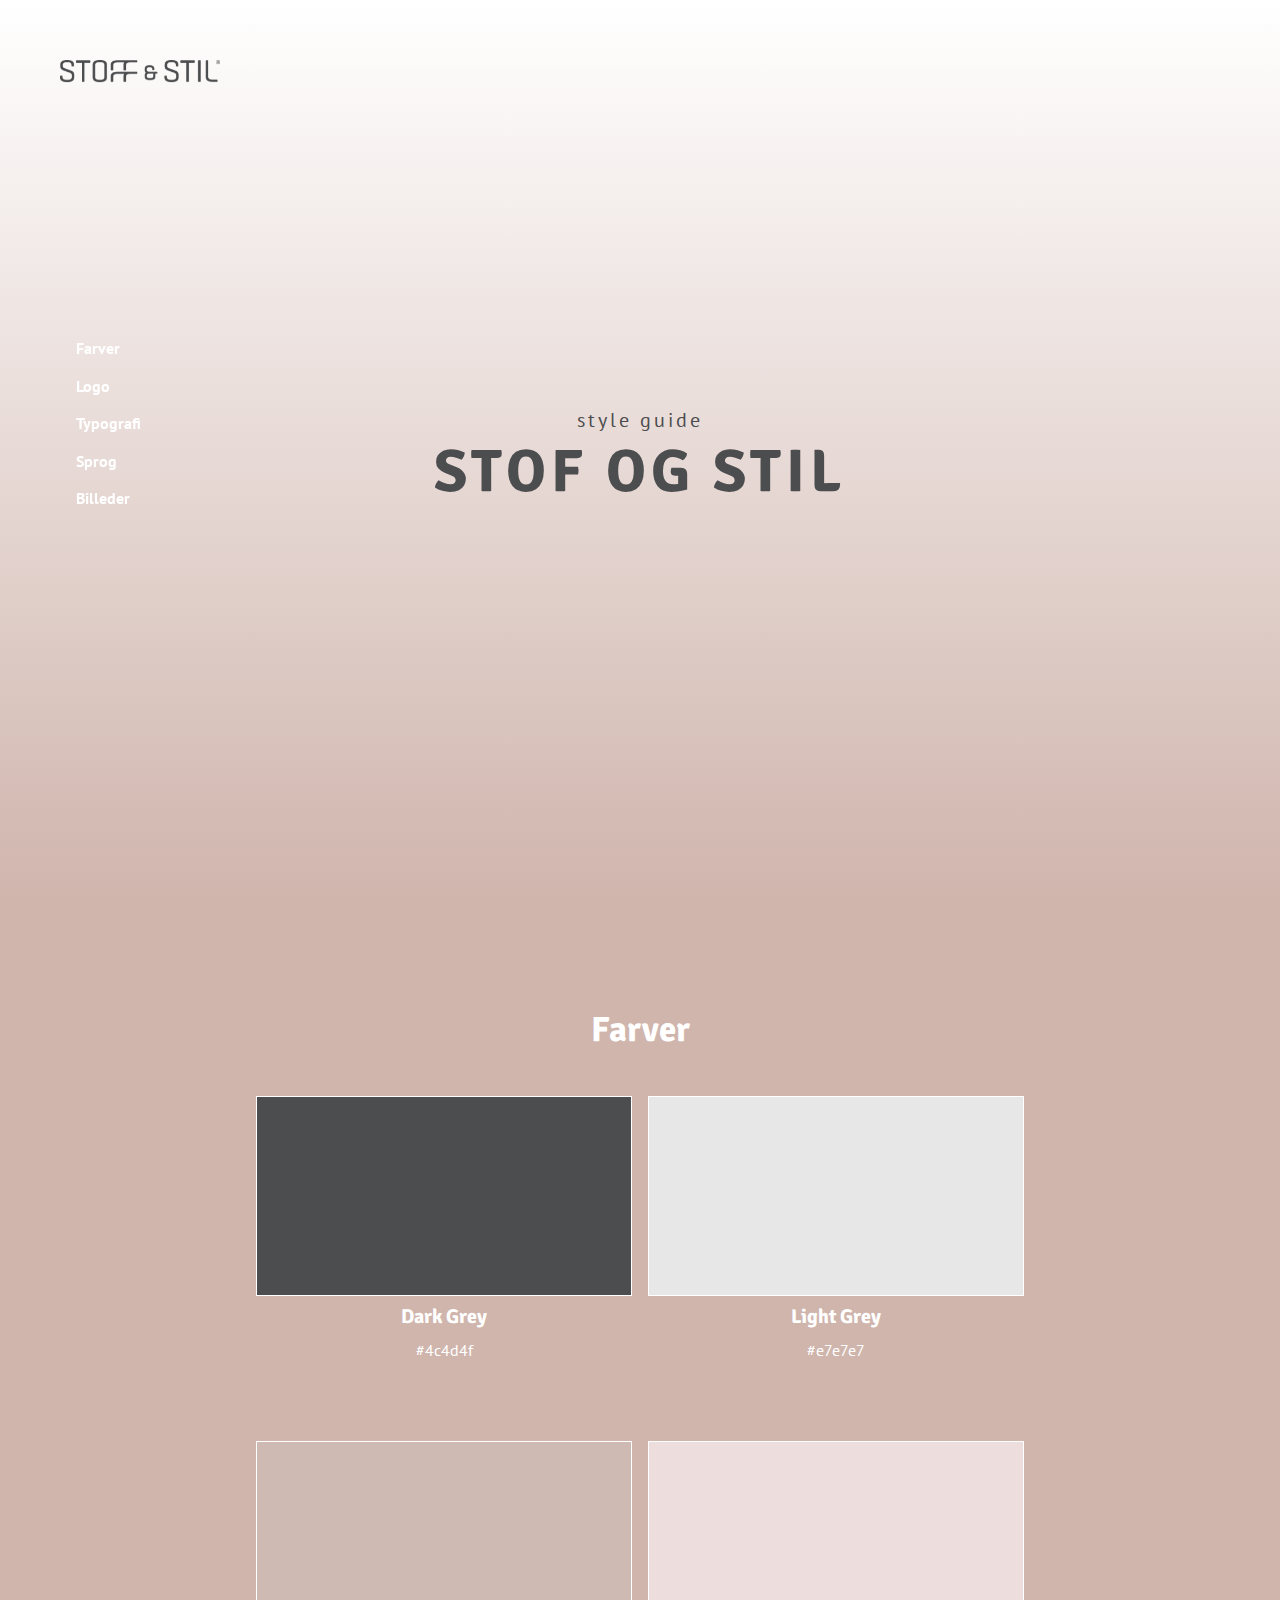
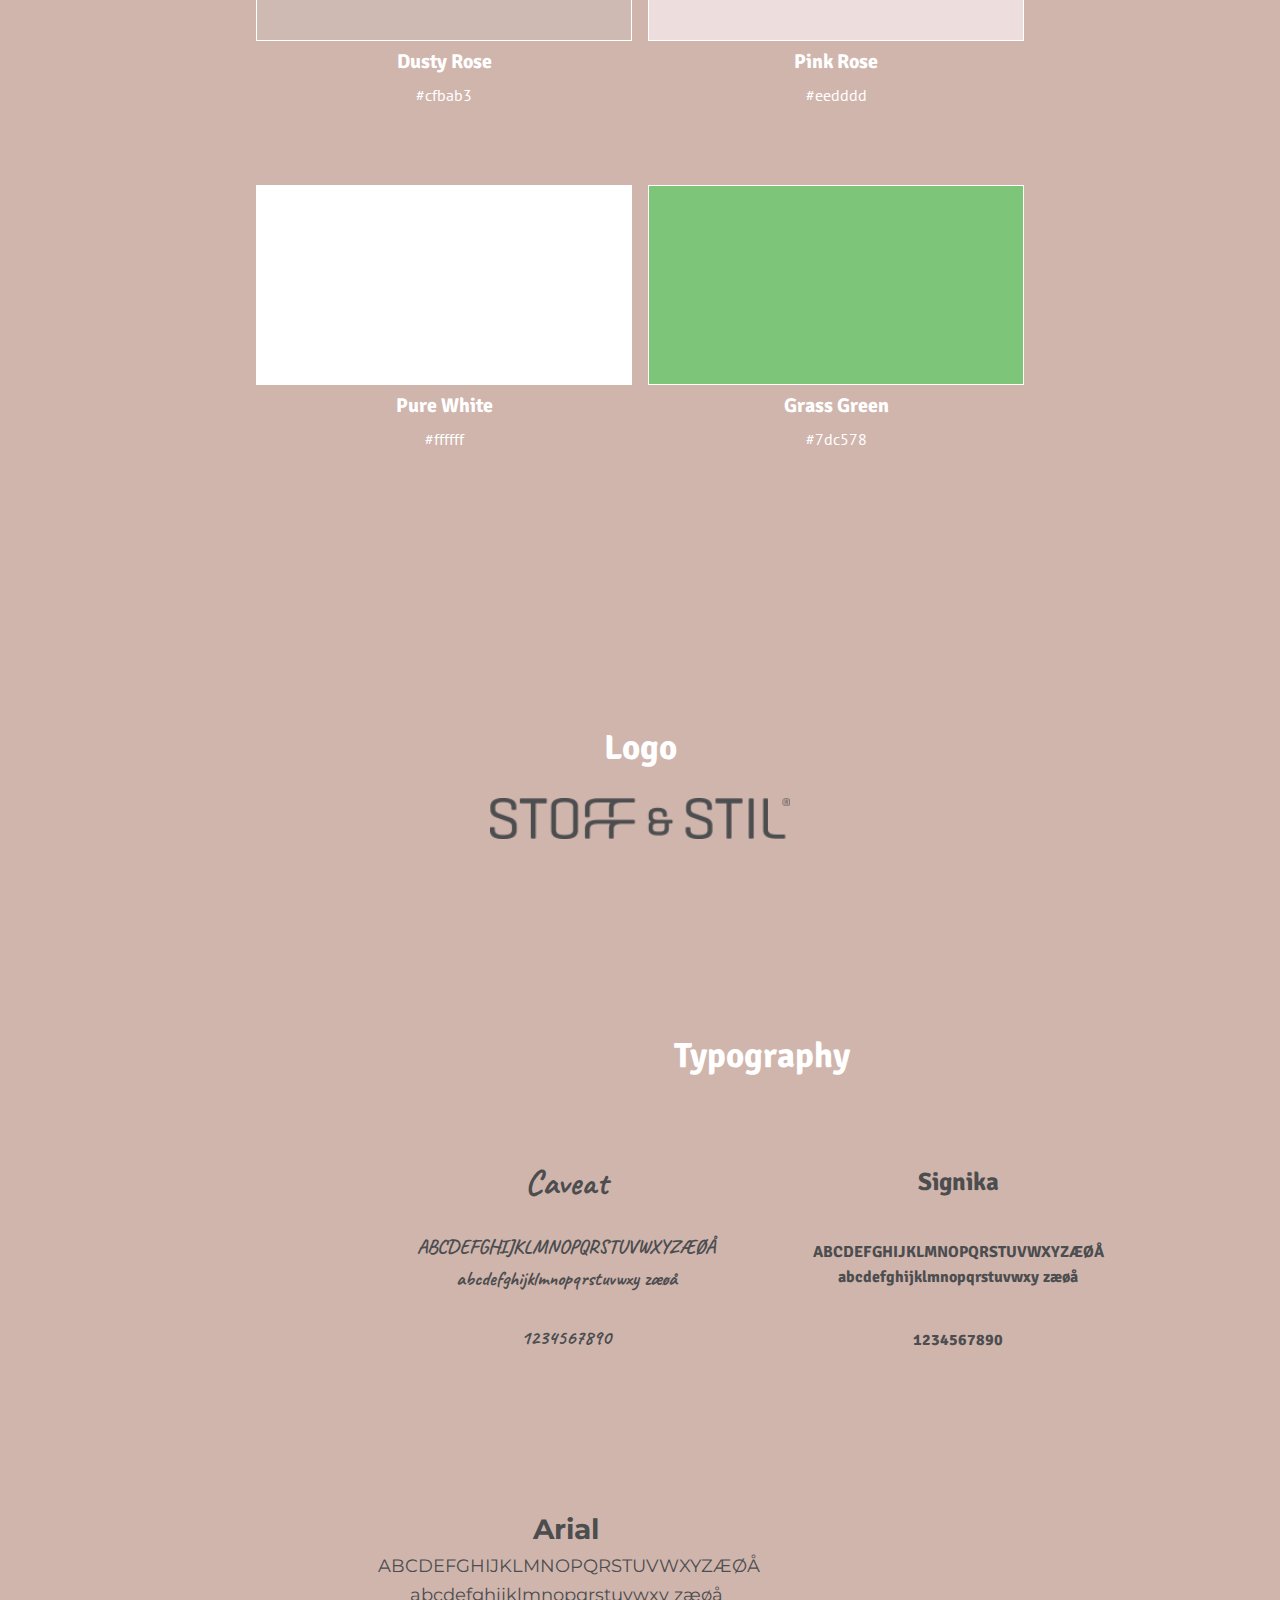
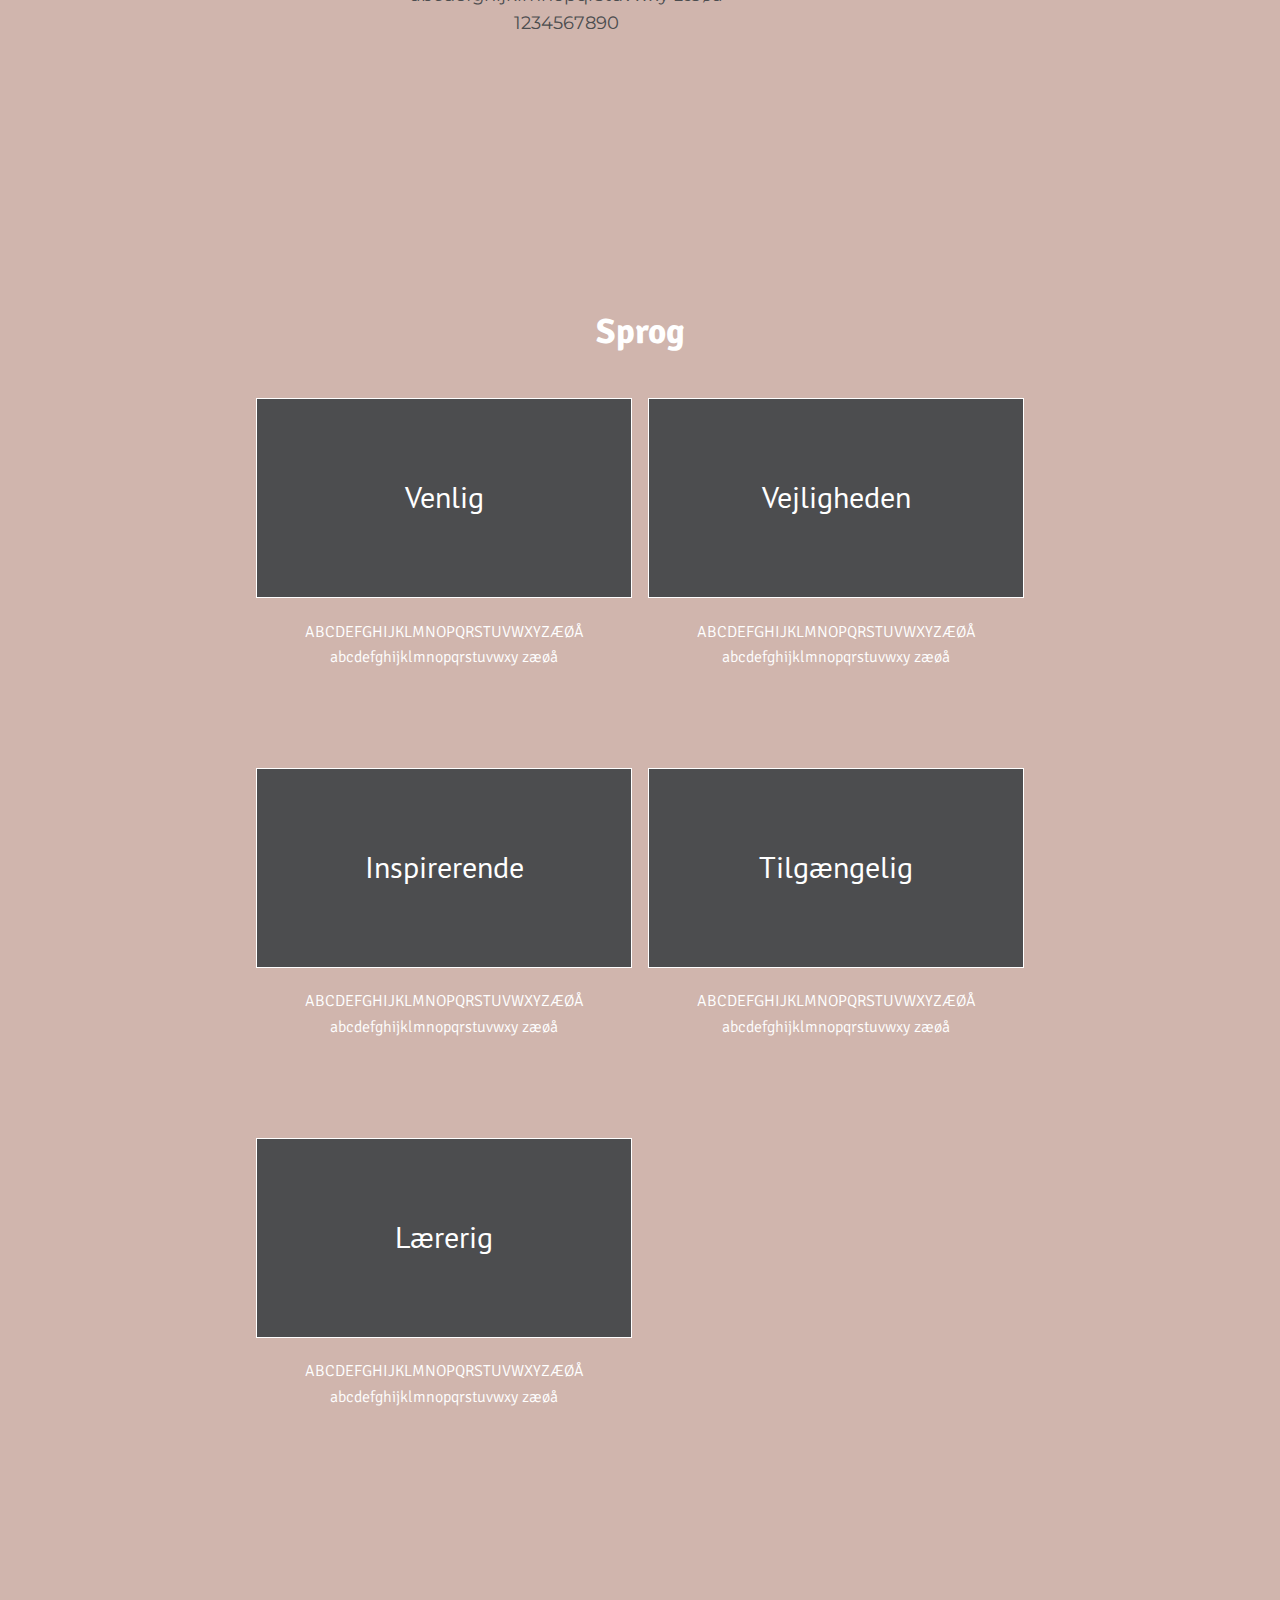
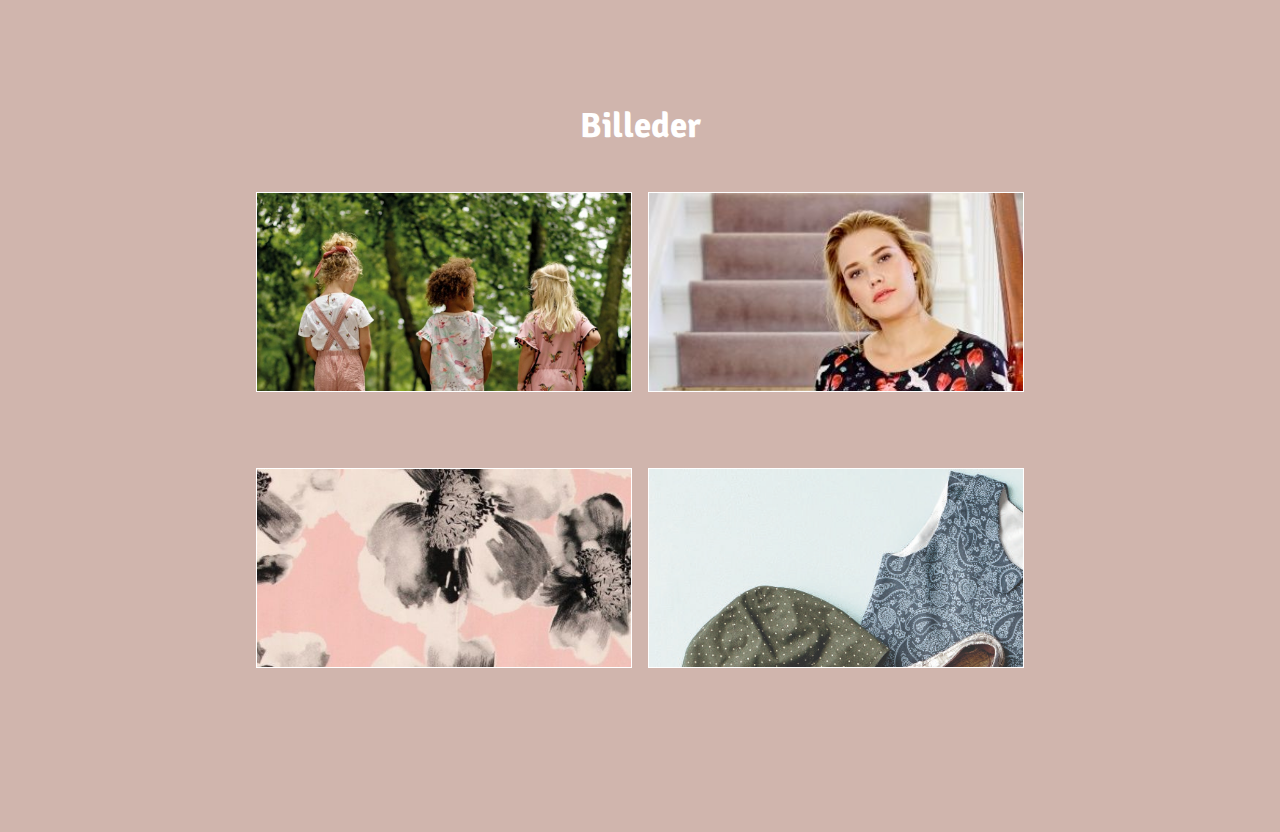
<file: projekt 5/Style Guide/index.html>
<!DOCTYPE html>
<html>
<head>
    <meta charset="utf-8">
    <meta name="viewport" content="width=device-width, initial-scale=1.0">
    <meta http-equiv="X-UA-Compatible" content="ie=edge">
    <title>Stof og Stil styleguide</title>
    <link rel="icon" 
      type="image/png" 
      href="img/logo1.png">
    <link rel="stylesheet" href="https://use.fontawesome.com/releases/v5.5.0/css/all.css" integrity="sha384-B4dIYHKNBt8Bc12p+WXckhzcICo0wtJAoU8YZTY5qE0Id1GSseTk6S+L3BlXeVIU" crossorigin="anonymous">
    <link rel="stylesheet" href="style/style.css">
    <script src="js/main.js"></script>
    <link href="https://fonts.googleapis.com/css?family=Caveat|Signika|Montserrat" rel="stylesheet">

</head>
    
<body>
       
    <sidebar>
        <div class="sidebar">
                    <a href="#color" class="cf">Farver</a>
                    <a href="#logo" class="cf">Logo</a>
                    <a href="#typography" class="cf">Typografi</a>
                    <a href="#lan" class="cf">Sprog</a>
                    <a href="#images" class="cf">Billeder</a>
            </div>
    </sidebar>
    
    <nav>
            <div class="navlogo">
                <img src="img/logo.png">
            </div>
    </nav> 
        
    <div id="showcase">
        <div class="section-main container">
            <h2>style guide</h2>
            <h1>STOF OG STIL</h1>
        </div>
    </div>

<!-- Color Section -->
    <section id="color" class="section">
        <div class="container">
            <div class="color">
                <h2>Farver</h2>
                <div class="row">
                <div class="column">
                    <div class="content">
                        <div class="color-wrapper">
                            <div id="color-dark"></div>
                            <h4>Dark Grey</h4>
                                 <p>#4c4d4f</p>
                        </div>
                    </div>
                </div>
                    <div class="column">
                    <div class="content">
                        <div class="color-wrapper">
                            <div id="color-grey"></div>
                            <h4>Light Grey</h4>
                                 <p>#e7e7e7</p>
                        </div>
                    </div>
                </div>
                    <div class="column">
                    <div class="content">
                        <div class="color-wrapper">
                            <div id="color-rose"></div>
                            <h4>Dusty Rose</h4>
                                 <p>#cfbab3</p>
                        </div>
                    </div>
                </div>
                    <div class="column">
                    <div class="content">
                        <div class="color-wrapper">
                            <div id="color-pink"></div>
                            <h4>Pink Rose</h4>
                                 <p>#eedddd</p>
                        </div>
                    </div>
                </div>
                    <div class="column">
                    <div class="content">
                        <div class="color-wrapper">
                            <div id="color-white"></div>
                            <h4>Pure White</h4>
                                 <p>#ffffff</p>
                        </div>
                    </div>
                </div>
                    <div class="column">
                    <div class="content">
                        <div class="color-wrapper">
                            <div id="color-green"></div>
                            <h4>Grass Green</h4>
                                 <p>#7dc578</p>
                        </div>
                    </div>
                </div>
        </div>
        </div>
        </div>
    </section>
    
<!-- Logo Section -->
    <section id="logo" class="section">
        <div class="container">
            <div class="logo">
                <h2>Logo</h2>
                <img src="img/logo.png">
        </div>
        </div>
                    </section>
    
<!-- Typography Section -->
    <section id="typography" class="section">
        <div class="container">
            <div class="typography">
                <h2>Typography</h2>
                <div class="row">
                <div class="column">
                    <div class="content">
                        <div class="typo-wrapper">
                            <h3>Caveat</h3>
                            <h4>ABCDEFGHIJKLMNOPQRSTUVWXYZÆØÅ
                               abcdefghijklmnopqrstuvwxy
                               zæøå</h4>
                            <h4>1234567890</h4>
                        </div>
                    </div>
                </div>
                    <div class="column">
                    <div class="content">
                        <div class="typo-wrapper">
                            <h5>Signika</h5>
                            <h6>ABCDEFGHIJKLMNOPQRSTUVWXYZÆØÅ
                               abcdefghijklmnopqrstuvwxy
                               zæøå</h6>
                            <h6>1234567890</h6>
                        </div>
                    </div>
                </div>
                    <div class="column">
                    <div class="content">
                        <div class="typo-wrapper">
                            <h7>Arial</h7>
                            <h8>ABCDEFGHIJKLMNOPQRSTUVWXYZÆØÅ
                               abcdefghijklmnopqrstuvwxy
                               zæøå</h8>
                            <h8>1234567890</h8>
                        </div>
                    </div>
                </div>
        </div>
        </div>
        </div>
                    </section>
    
<!-- Language Section -->
    <section id="lan" class="section">
        <div class="container">
            <div class="lan">
                <h2>Sprog</h2>
                 <div class="row">
                <div class="column">
                    <div class="content">
                        <div class="lan-wrapper">
                            <div id="lan1">
                            <h1>Venlig</h1></div>
                            <h4>ABCDEFGHIJKLMNOPQRSTUVWXYZÆØÅ
                               abcdefghijklmnopqrstuvwxy
                               zæøå</h4>
                        </div>
                    </div>
                </div>
                     <div class="column">
                    <div class="content">
                        <div class="lan-wrapper">
                            <div id="lan1">
                            <h1>Vejligheden</h1></div>
                            <h4>ABCDEFGHIJKLMNOPQRSTUVWXYZÆØÅ
                               abcdefghijklmnopqrstuvwxy
                               zæøå</h4>
                        </div>
                    </div>
                </div>
                     <div class="column">
                    <div class="content">
                        <div class="lan-wrapper">
                            <div id="lan1">
                            <h1>Inspirerende</h1></div>
                            <h4>ABCDEFGHIJKLMNOPQRSTUVWXYZÆØÅ
                               abcdefghijklmnopqrstuvwxy
                               zæøå</h4>
                        </div>
                    </div>
                </div>
                     <div class="column">
                    <div class="content">
                        <div class="lan-wrapper">
                            <div id="lan1">
                            <h1>Tilgængelig</h1></div>
                            <h4>ABCDEFGHIJKLMNOPQRSTUVWXYZÆØÅ
                               abcdefghijklmnopqrstuvwxy
                               zæøå</h4>
                        </div>
                    </div>
                </div>
                     <div class="column">
                    <div class="content">
                        <div class="lan-wrapper">
                            <div id="lan1">
                            <h1>Lærerig</h1></div>
                            <h4>ABCDEFGHIJKLMNOPQRSTUVWXYZÆØÅ
                               abcdefghijklmnopqrstuvwxy
                               zæøå</h4>
                        </div>
                    </div>
                </div>
        </div>
        </div>
        </div>
    </section>
    
<!-- Images Section -->
    <section id="images" class="section">
        <div class="container">
            <div class="images">
                <h2>Billeder</h2>
                <div class="row">
                <div class="column">
                    <div class="content">
                        <div class="lan-wrapper">
                            <div id="images1">
                            <img src="img/1.jpg" ></div>
                        </div>
                    </div>
                </div>
                    <div class="column">
                    <div class="content">
                        <div class="lan-wrapper">
                            <div id="images1">
                            <img src="img/3.jpg"></div>
                        </div>
                    </div>
                </div>
                    <div class="column">
                    <div class="content">
                        <div class="lan-wrapper">
                            <div id="images1">
                            <img src="img/4.jpg"></div>
                        </div>
                    </div>
                </div>
                    <div class="column">
                    <div class="content">
                        <div class="lan-wrapper">
                            <div id="images1">
                            <img src="img/5.jpg"></div>
                        </div>
                    </div>
                </div>
                </div>
        </div>
        </div>
    </section>
    
</body>
</file>
<file: projekt 5/Style Guide/style/style.css>
@import url('https://fonts.googleapis.com/css?family=PT+Sans');

/* CSS variables */
:root{
    --primary-color:#CEC2C2;
    --primary-color-:#DFCCC6;
    --secondary-color:#CC9999;
    --secondary-color-:#D2B5B5;
    --light-color:#edf4f6;
}

body {
  font-family: 'PT Sans', sans-serif;
  background-color: #DFCCC6;
  margin: 0;
    color:white;
    line-height: 1.6;
}

img{
    width:100%;
}

a{
    text-decoration: none;
    color: #fff;
    transition:500ms ease-in-out ;
}

h1, h2, h3{
    line-height: 1.2;
    font-weight:400;
}
h1{
    font-size:  50px;

}
h2{
    font-size:  32px;

}
h3, h4{
    font-size:  20px;    
}

/* Section */
.section{
    padding: 80px 32px;
    background: #D0B5AD;
}

.section-head{
    font-size:40px;
    margin:0;
}

.section h3{
    font-size:32px;
    color: #333;
    max-width: 500px;
    margin: auto;
}

section#split i{
    font-size: 80px;
    font-style: normal;
    color: #EEEEEE;
    display: block;
  }

  section#split h3{
    color: #EEEEEE;
  }

.about{
    display: grid;
    grid-gap: 20px;
    grid-template-columns: 1fr 1fr;
    text-align: left;
    color: #333;
    margin-top: 40px;
    margin-bottom: 40px;
}

hr{
    border:0;
    padding:0px;
    margin:0;
    border-bottom:2px solid #f1f1f1; 
}

/* Showcase */
#showcase{
    margin:0;
    padding:0;
    width: 100%;
    height: 100vh;
    position: relative;
    overflow-y: hidden;
    display: flex;
    align-items: center;
    background-image: linear-gradient(#ffffff, #D0B5AD);
}


#showcase h1{
    font-size: 60px;
    font-weight: bold;
    margin-top: 4px;
    margin-bottom: 0;
    color:#4C4D4F;
    letter-spacing: 5px;
    font-family: 'Signika', sans-serif;

}

#showcase h2{
    font-size: 20px;
    color: #4C4D4F;
    letter-spacing: 3px;
    margin-bottom: 0px;
}

/* Colors */

* {
  box-sizing: border-box;
}

.row {
  margin: 8px -16px;
}

.row,
.row > .column {
  padding: 8px;
}

.column {
  float: left;
  width: 50%;
}

.row:after {
  content: "";
  display: table;
  clear: both;
}

#color .container {
    width: 800px;
}

.color-wrapper {
    width: 100%;
    margin-right: 0px;
    margin-bottom: 60px;
    padding-right: 0px;
    padding-left: 0px;
    display: inline-block;
}

#color-dark {
    width: 100%;
    height: 200px;
    border-radius: 0%;
    border: 1px solid white;
    background-color: #4c4d4f;
}

#color-rose {
    height: 200px;
    border-radius: 0%;
    border: 1px solid white;
    padding-left: 0;
    background-color: #cfbab3;
}

#color-pink {
    height: 200px;
    border-radius: 0%;
    border: 1px solid white;
    padding-left: 0;
    background-color: #eedddd;
}

#color-grey {
    height: 200px;
    border-radius: 0%;
    border: 1px solid white;
    padding-left: 0;
    background-color: #e7e7e7;
}

#color-white {
    height: 200px;
    border-radius: 0%;
    border: 1px solid white;
    padding-left: 0;
    background-color: #ffffff;
}

#color-green {
    height: 200px;
    border-radius: 0%;
    border: 1px solid white;
    padding-left: 0;
    background-color: #7dc578;
}

#color h4{
    margin: 5px;
    font-family: 'Signika', sans-serif;
}

#color p{
    margin: 1px;
}

#color h2{
    font-size: 35px;
    color: #ffffff;
    font-weight: bold;
    font-family: 'Signika', sans-serif;
}

/* Logo */

.logo img {
    width: 300px;
}

.logo h2{
    font-size: 35px;
    color: #ffffff;
    font-weight: bold;
    font-family: 'Signika', sans-serif;
}

/* Typography */

.typography h2{
    font-size: 35px;
    color: #ffffff;
    font-weight: bold;
    font-family: 'Signika', sans-serif;
}

.typography h3{
    font-size: 35px;
    color: #4c4d4f;
    font-weight: bold;
    font-family: 'Caveat', cursive;
}

.typography h4{
    font-size: 20px;
    color: #4c4d4f;
    font-family: 'Caveat', cursive;
}

.typography h5{
    font-size: 25px;
    color: #4c4d4f;
    font-weight: bold;
    font-family: 'Signika', sans-serif;
    margin: 0px;
}

.typography h6{
    font-size: 16px;
    color: #4c4d4f;
    font-family: 'Signika', sans-serif;   
}

.typography h7{
    font-size: 28px;
    color: #4c4d4f;
    font-weight: bold;
    font-family: 'Montserrat', sans-serif;
    margin: 0px;
}

.typography h8{
    font-size: 18px;
    color: #4c4d4f;
    font-family: 'Montserrat', sans-serif;
}

#typography .container {
    width: 800px;
    margin-left: 330px;
}

.typo-wrapper {
    width: 100%;
    margin-right: 0px;
    margin-bottom: 60px;
    margin-top: 40px;
    padding-right: 0px;
    padding-left: 0px;
    display: inline-block;
    text-align: center;
}

/* Language */

.lan h2{
    font-size: 35px;
    color: #ffffff;
    font-weight: bold;
    font-family: 'Signika', sans-serif;
}

.lan h4{
    font-size: 16px;
    color: #ffffff;
    font-weight: lighter;
    font-family: 'Signika', sans-serif;
}

#lan .container {
    width: 800px;
}

.lan-wrapper {
    width: 100%;
    margin-right: 0px;
    margin-bottom: 60px;
    padding-right: 0px;
    padding-left: 0px;
    display: inline-block;
}

#lan1 {
    width: 100%;
    height: 200px;
    border-radius: 0%;
    border: 1px solid white;
    background-color: #4c4d4f;
}

#lan1 h1{
    margin: 80px;
    font-size: 30px;
}

/* Images */

.images h2{
    font-size: 35px;
    color: #ffffff;
    font-weight: bold;
    font-family: 'Signika', sans-serif;
}

.images h4{
    font-size: 16px;
    color: #ffffff;
    font-weight: lighter;
    font-family: 'Signika', sans-serif;
}

#images .container {
    width: 800px;
    position: relative;
}

.images-wrapper {
    width: 100%;
    margin-right: 0px;
    margin-bottom: 60px;
    padding-right: 0px;
    padding-left: 0px;
    display: inline-block;
    text-align: center;
}

#images1 {
    width: 100%;
    height: 200px;
    border-radius: 0%;
    border: 1px solid white;
    overflow: hidden;
    vertical-align: middle;
}


/* Global */
.container{
    max-width: 1180px;
    text-align: center;
    margin: 0 auto;
    padding: 0 16px;
}

.lead{
    font-size: 16px;
    color:#333;
}

.text-center{
    text-align:center;
}

/* Text colors */
.text-primary{
    color: var(--primary-color);
}

.text-secondary{
    color: var(--secondary-color);
}

.text-light{
    color: var(--light-color);
}

.bg-light{
    background: var(--light-color);
    color:#333;
}


/* Sidebar */

.sidebar {
    position: fixed;
    left: 0%;
    top: 0%;
    right: auto;
    bottom: 0%;
    display: block;
    width: 100px;
    height: 240px;
    margin-top: auto;
    margin-bottom: auto;
    margin-left: 60px;
    z-index: 1;
}

.sidebar a {
  padding: 6px 8px 6px 16px;
  text-decoration: none;
  font-size: 1em;
  color: #ffffff;
  font-weight: bold;
  display: block;
}

.sidebar a:hover {
  color: #333333;

}

/* Navigation */
.navlogo img{
    width: 160px;
}

 
nav {
      position: fixed;
      display: flex;
      width: 100vh;
      height: auto;
      margin-top: 60px;
      margin-right: 60px;
      margin-left: 60px;
      padding-top: 0px;
      padding-left: 0px;
      z-index: 1;
}
</file>
